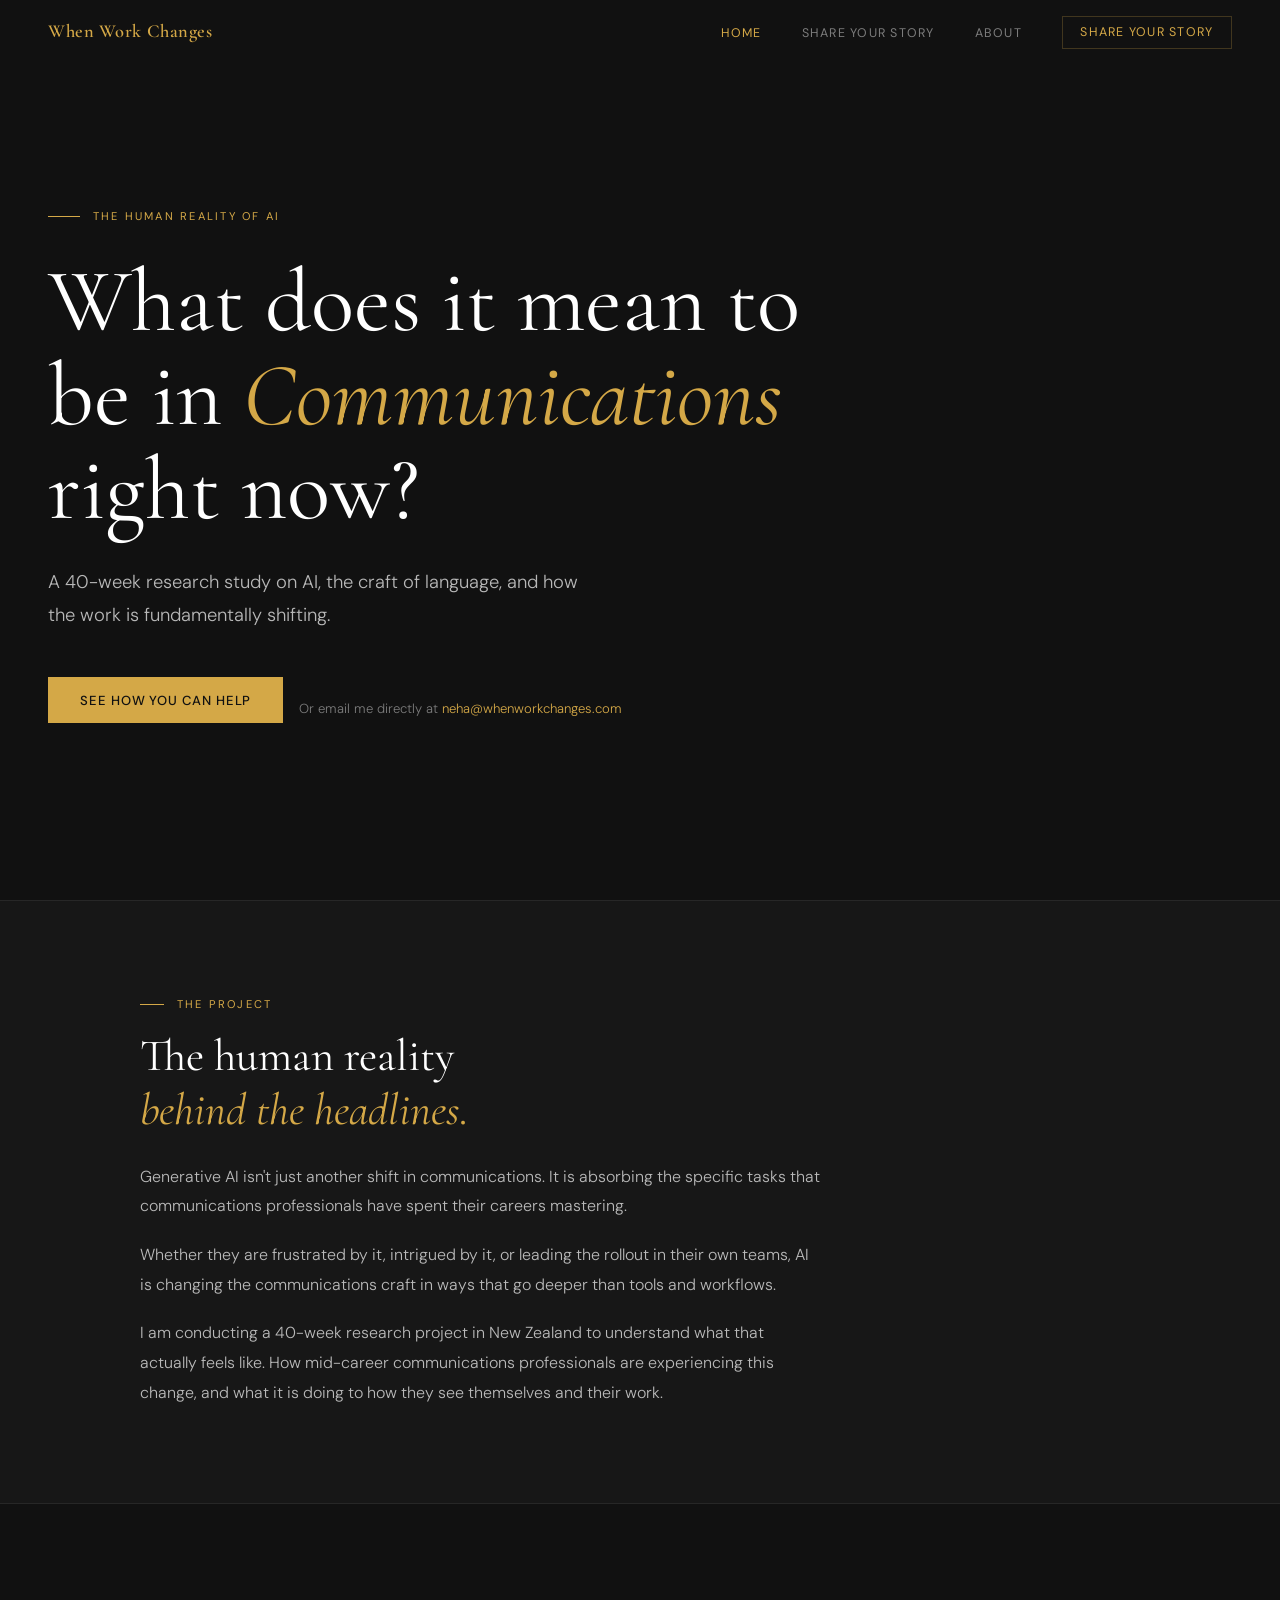
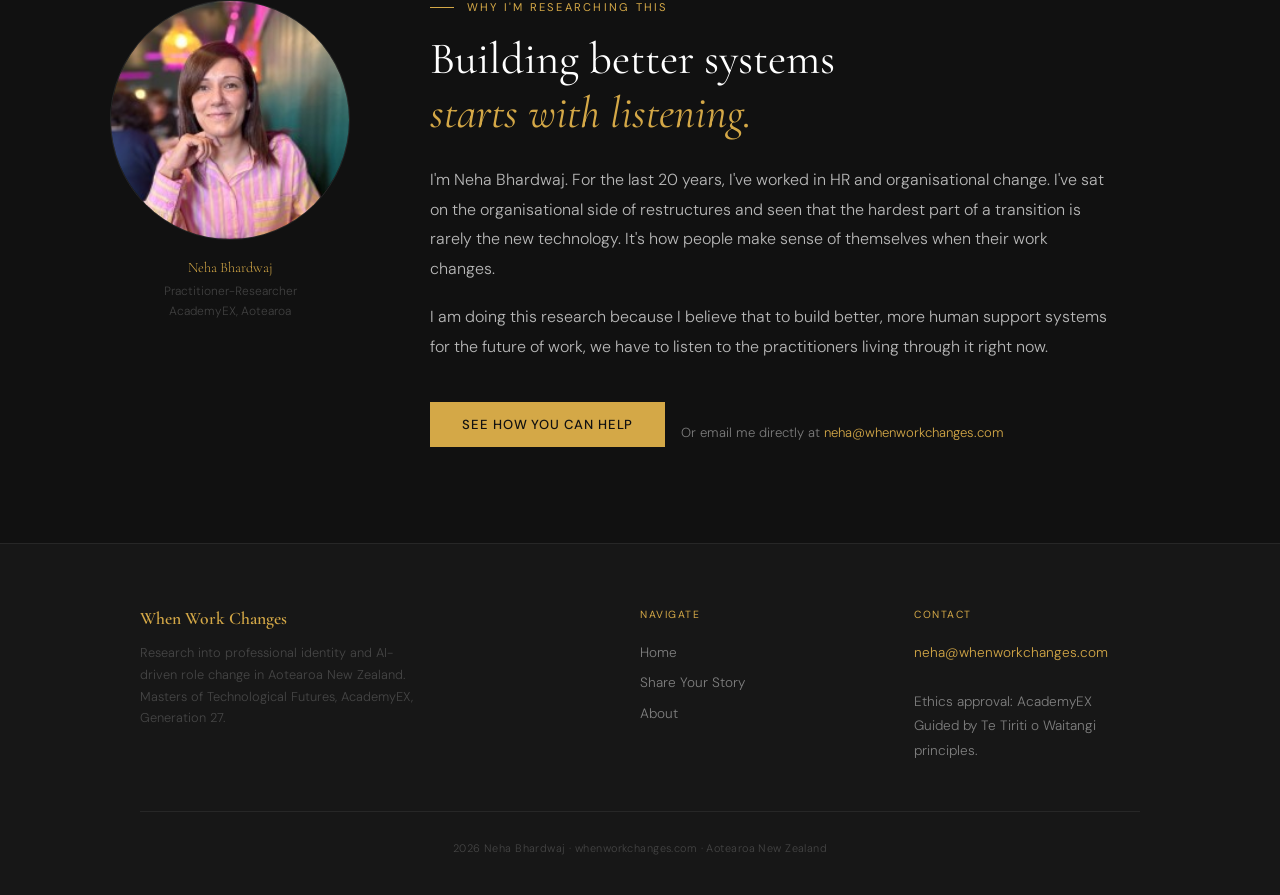
<file: index.html>
<!DOCTYPE html>
<html lang="en">
<head>
<meta charset="UTF-8">
<meta name="viewport" content="width=device-width, initial-scale=1.0">
<title>When Work Changes | AI and Communications in Aotearoa NZ</title>
<meta name="description" content="A 40-week research study on AI, the craft of language, and how communications work is fundamentally shifting in Aotearoa NZ.">
<link rel="preconnect" href="https://fonts.googleapis.com">
<link rel="preconnect" href="https://fonts.gstatic.com" crossorigin>
<link href="https://fonts.googleapis.com/css2?family=Cormorant+Garamond:ital,wght@0,400;0,600;1,400;1,600&family=DM+Sans:opsz,wght@9..40,300;9..40,400;9..40,500&display=swap" rel="stylesheet">
<link rel="stylesheet" href="css/style.css">
<style>
.hero{min-height:100vh;display:flex;align-items:center;padding:8rem 3rem 6rem;background:var(--black)}
.hero-content{max-width:820px;animation:fadeUp .9s ease .1s both}
.hero-eyebrow{font-size:.7rem;color:var(--gold);letter-spacing:.2em;text-transform:uppercase;font-weight:400;margin-bottom:2rem;display:flex;align-items:center;gap:.8rem}
.hero-eyebrow::before{content:'';display:block;width:32px;height:1px;background:var(--gold)}
.hero-headline{font-family:'Cormorant Garamond',serif;font-size:clamp(3rem,7vw,6.5rem);font-weight:400;line-height:1.05;color:var(--white);margin-bottom:.8rem}
.hero-headline em{color:var(--gold);font-style:italic}
.hero-sub{font-size:clamp(1rem,1.8vw,1.15rem);color:var(--w70);line-height:1.8;max-width:560px;margin:1.8rem 0 2.8rem;font-weight:300}
@media(max-width:768px){.hero{padding:7rem 1.5rem 5rem}}
</style>
</head>
<body>
<nav id="nav">
  <a href="index.html" class="nav-logo">When Work Changes</a>
  <ul class="nav-links">
    <li><a href="index.html" class="active">Home</a></li>
    <li><a href="share-your-story.html">Share Your Story</a></li>
    <li><a href="about.html">About</a></li>
    <li><a href="https://mail.google.com/mail/?view=cmhref="https://mail.google.com/mail/?view=cm&to=neha@whenworkchanges.com&su=I'd%20like%20to%20share%20my%20story&body=Hi%20Neha%2C%0A%0AI'd%20love%20to%20help%20with%20your%20research."to=neha@whenworkchanges.comhref="https://mail.google.com/mail/?view=cm&to=neha@whenworkchanges.com&su=I'd%20like%20to%20share%20my%20story&body=Hi%20Neha%2C%0A%0AI'd%20love%20to%20help%20with%20your%20research."su=I'd%20like%20to%20share%20my%20storyhref="https://mail.google.com/mail/?view=cm&to=neha@whenworkchanges.com&su=I'd%20like%20to%20share%20my%20story&body=Hi%20Neha%2C%0A%0AI'd%20love%20to%20help%20with%20your%20research."body=Hi%20Neha%2C%0A%0AI'd%20love%20to%20help%20with%20your%20research." target="_blank" rel="noopener" class="nav-cta">Share Your Story</a></li>
  </ul>
</nav>

<!-- HERO -->
<section class="hero">
  <div class="hero-content">
    <div class="hero-eyebrow">The Human Reality of AI</div>
    <h1 class="hero-headline">What does it mean to be in <em>Communications</em> right now?</h1>
    <p class="hero-sub">A 40-week research study on AI, the craft of language, and how the work is fundamentally shifting.</p>
    <div class="btn-row" style="margin-top:2.5rem">
      <a href="share-your-story.html" class="btn-gold">See how you can help</a>
      <p style="margin-top:1rem;font-size:.82rem;color:var(--w45);font-weight:300">Or email me directly at <a href="mailto:neha@whenworkchanges.com" style="color:var(--gold);text-decoration:none">neha@whenworkchanges.com</a></p>
    </div>
  </div>
</section>

<!-- THE PROJECT -->
<section class="section" style="background:var(--black-soft);border-top:1px solid var(--black-border);border-bottom:1px solid var(--black-border)">
  <div class="section-inner">
    <div class="section-label reveal">The Project</div>
    <h2 class="section-heading reveal">The human reality<br><em>behind the headlines.</em></h2>
    <p class="body-text reveal">Generative AI isn't just another shift in communications. It is absorbing the specific tasks that communications professionals have spent their careers mastering.</p>
    <p class="body-text reveal reveal-d1" style="margin-top:1.2rem">Whether they are frustrated by it, intrigued by it, or leading the rollout in their own teams, AI is changing the communications craft in ways that go deeper than tools and workflows.</p>
    <p class="body-text reveal reveal-d2" style="margin-top:1.2rem">I am conducting a 40-week research project in New Zealand to understand what that actually feels like. How mid-career communications professionals are experiencing this change, and what it is doing to how they see themselves and their work.</p>
  </div>
</section>

<!-- WHY I'M RESEARCHING THIS -->
<section class="section" style="background:var(--black)">
  <div class="section-inner" style="display:grid;grid-template-columns:240px 1fr;gap:5rem;align-items:start;max-width:1060px">
    <div class="reveal">
      <img src="[data-uri]" alt="Neha Bhardwaj" style="width:100%;aspect-ratio:1;border-radius:50%;object-fit:cover;object-position:center top;display:block;border:1px solid var(--black-border)">
      <div style="text-align:center;margin-top:1rem;font-size:.75rem;color:var(--w20);font-weight:300;line-height:1.6">
        <span style="font-family:'Cormorant Garamond',serif;color:var(--gold);font-size:.9rem;display:block;margin-bottom:.2rem">Neha Bhardwaj</span>
        Practitioner-Researcher<br>AcademyEX, Aotearoa
      </div>
    </div>
    <div>
      <div class="section-label reveal">Why I'm researching this</div>
      <h2 class="section-heading reveal">Building better systems<br><em>starts with listening.</em></h2>
      <p class="body-text reveal">I'm Neha Bhardwaj. For the last 20 years, I've worked in HR and organisational change. I've sat on the organisational side of restructures and seen that the hardest part of a transition is rarely the new technology. It's how people make sense of themselves when their work changes.</p>
      <p class="body-text reveal reveal-d1" style="margin-top:1.2rem">I am doing this research because I believe that to build better, more human support systems for the future of work, we have to listen to the practitioners living through it right now.</p>
      <div class="btn-row reveal" style="margin-top:2.5rem">
        <a href="share-your-story.html" class="btn-gold">See how you can help</a>
      <p style="margin-top:1rem;font-size:.82rem;color:var(--w45);font-weight:300">Or email me directly at <a href="mailto:neha@whenworkchanges.com" style="color:var(--gold);text-decoration:none">neha@whenworkchanges.com</a></p>
      </div>
    </div>
  </div>
</section>

<!-- FOOTER -->
<footer>
  <div class="footer-inner">
    <div>
      <a href="index.html" class="footer-logo">When Work Changes</a>
      <p class="footer-tag">Research into professional identity and AI-driven role change in Aotearoa New Zealand. Masters of Technological Futures, AcademyEX, Generation 27.</p>
    </div>
    <div>
      <div class="footer-col-title">Navigate</div>
      <ul class="footer-links">
        <li><a href="index.html">Home</a></li>
        <li><a href="share-your-story.html">Share Your Story</a></li>
        <li><a href="about.html">About</a></li>
      </ul>
    </div>
    <div>
      <div class="footer-col-title">Contact</div>
      <div class="footer-contact">
        <a href="https://mail.google.com/mail/?view=cmhref="https://mail.google.com/mail/?view=cm&to=neha@whenworkchanges.com&su=I'd%20like%20to%20share%20my%20story&body=Hi%20Neha%2C%0A%0AI'd%20love%20to%20help%20with%20your%20research."to=neha@whenworkchanges.comhref="https://mail.google.com/mail/?view=cm&to=neha@whenworkchanges.com&su=I'd%20like%20to%20share%20my%20story&body=Hi%20Neha%2C%0A%0AI'd%20love%20to%20help%20with%20your%20research."su=I'd%20like%20to%20share%20my%20storyhref="https://mail.google.com/mail/?view=cm&to=neha@whenworkchanges.com&su=I'd%20like%20to%20share%20my%20story&body=Hi%20Neha%2C%0A%0AI'd%20love%20to%20help%20with%20your%20research."body=Hi%20Neha%2C%0A%0AI'd%20love%20to%20help%20with%20your%20research." target="_blank" rel="noopener">neha@whenworkchanges.com</a><br><br>
        Ethics approval: AcademyEX<br>
        Guided by Te Tiriti o Waitangi principles.
      </div>
    </div>
  </div>
  <div class="footer-bottom">2026 Neha Bhardwaj &middot; whenworkchanges.com &middot; Aotearoa New Zealand</div>
</footer>
<script src="js/main.js"></script>
</body>
</html>
</file>
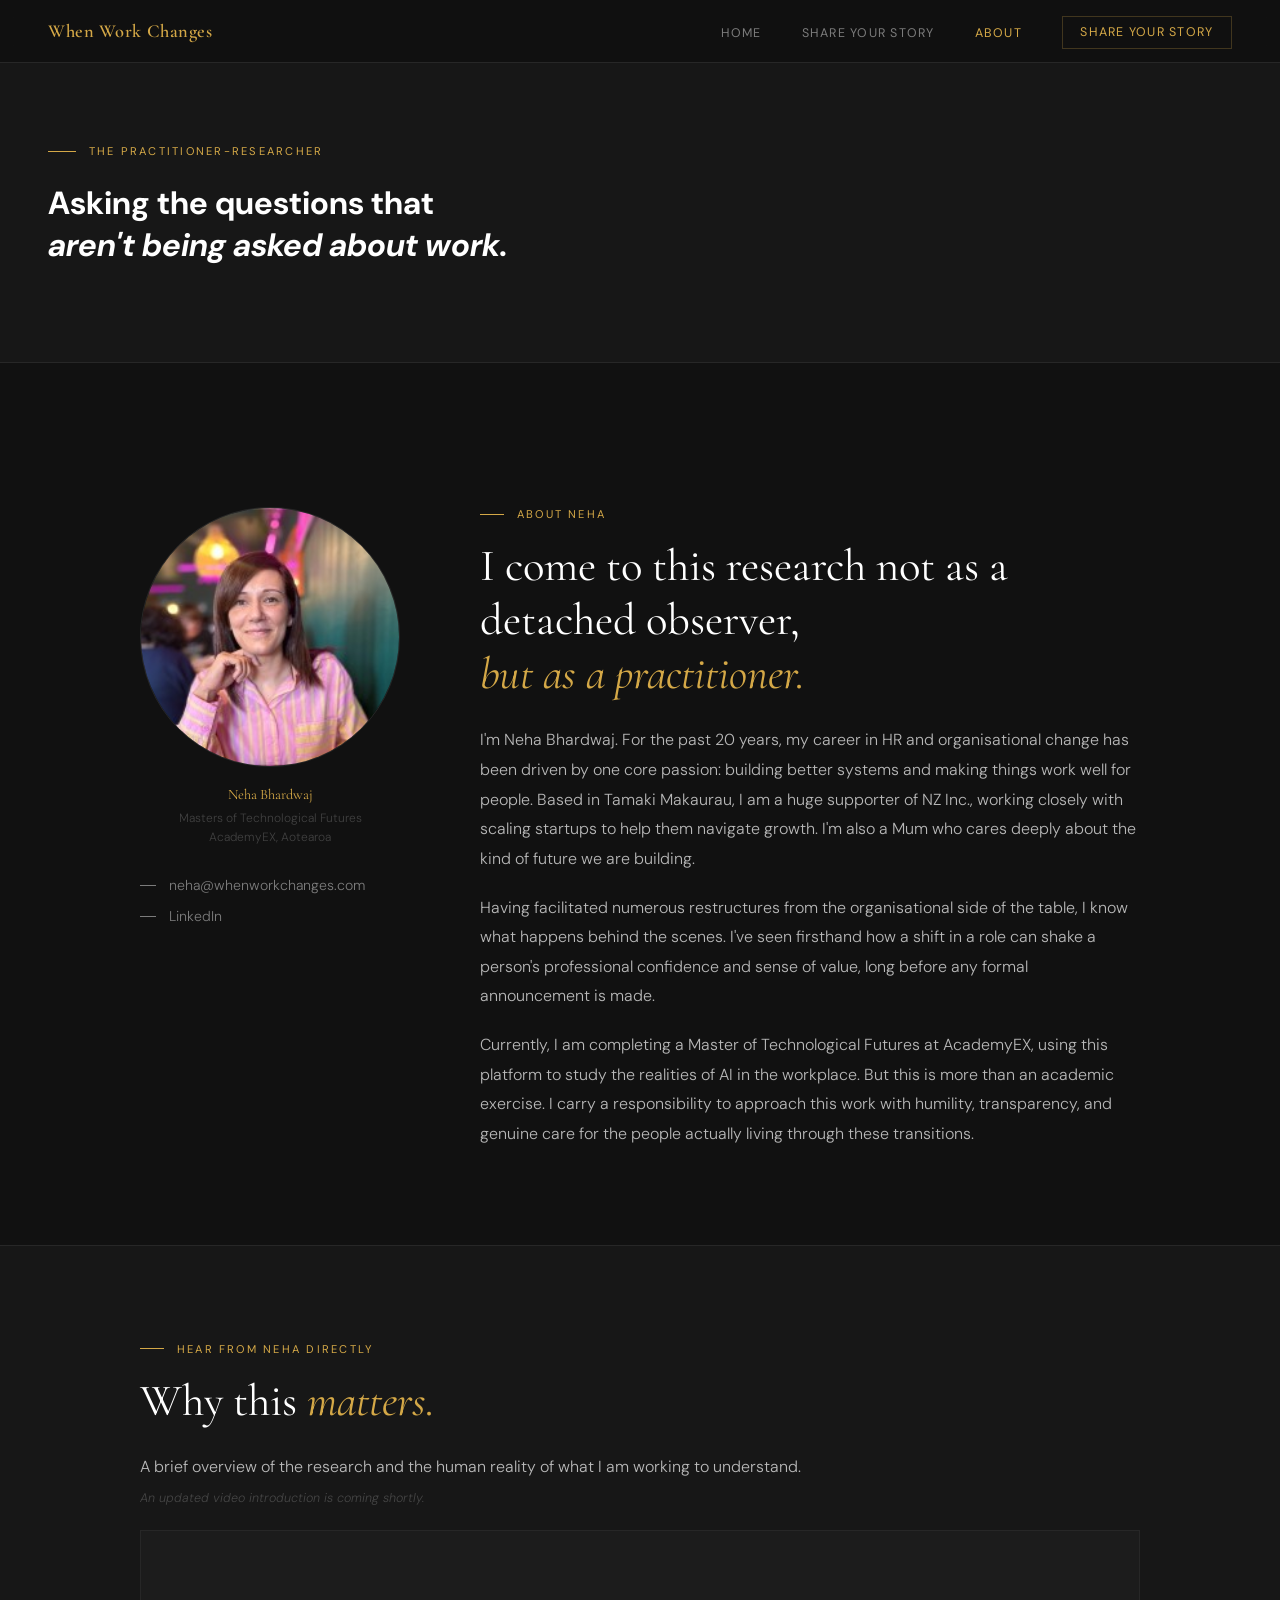
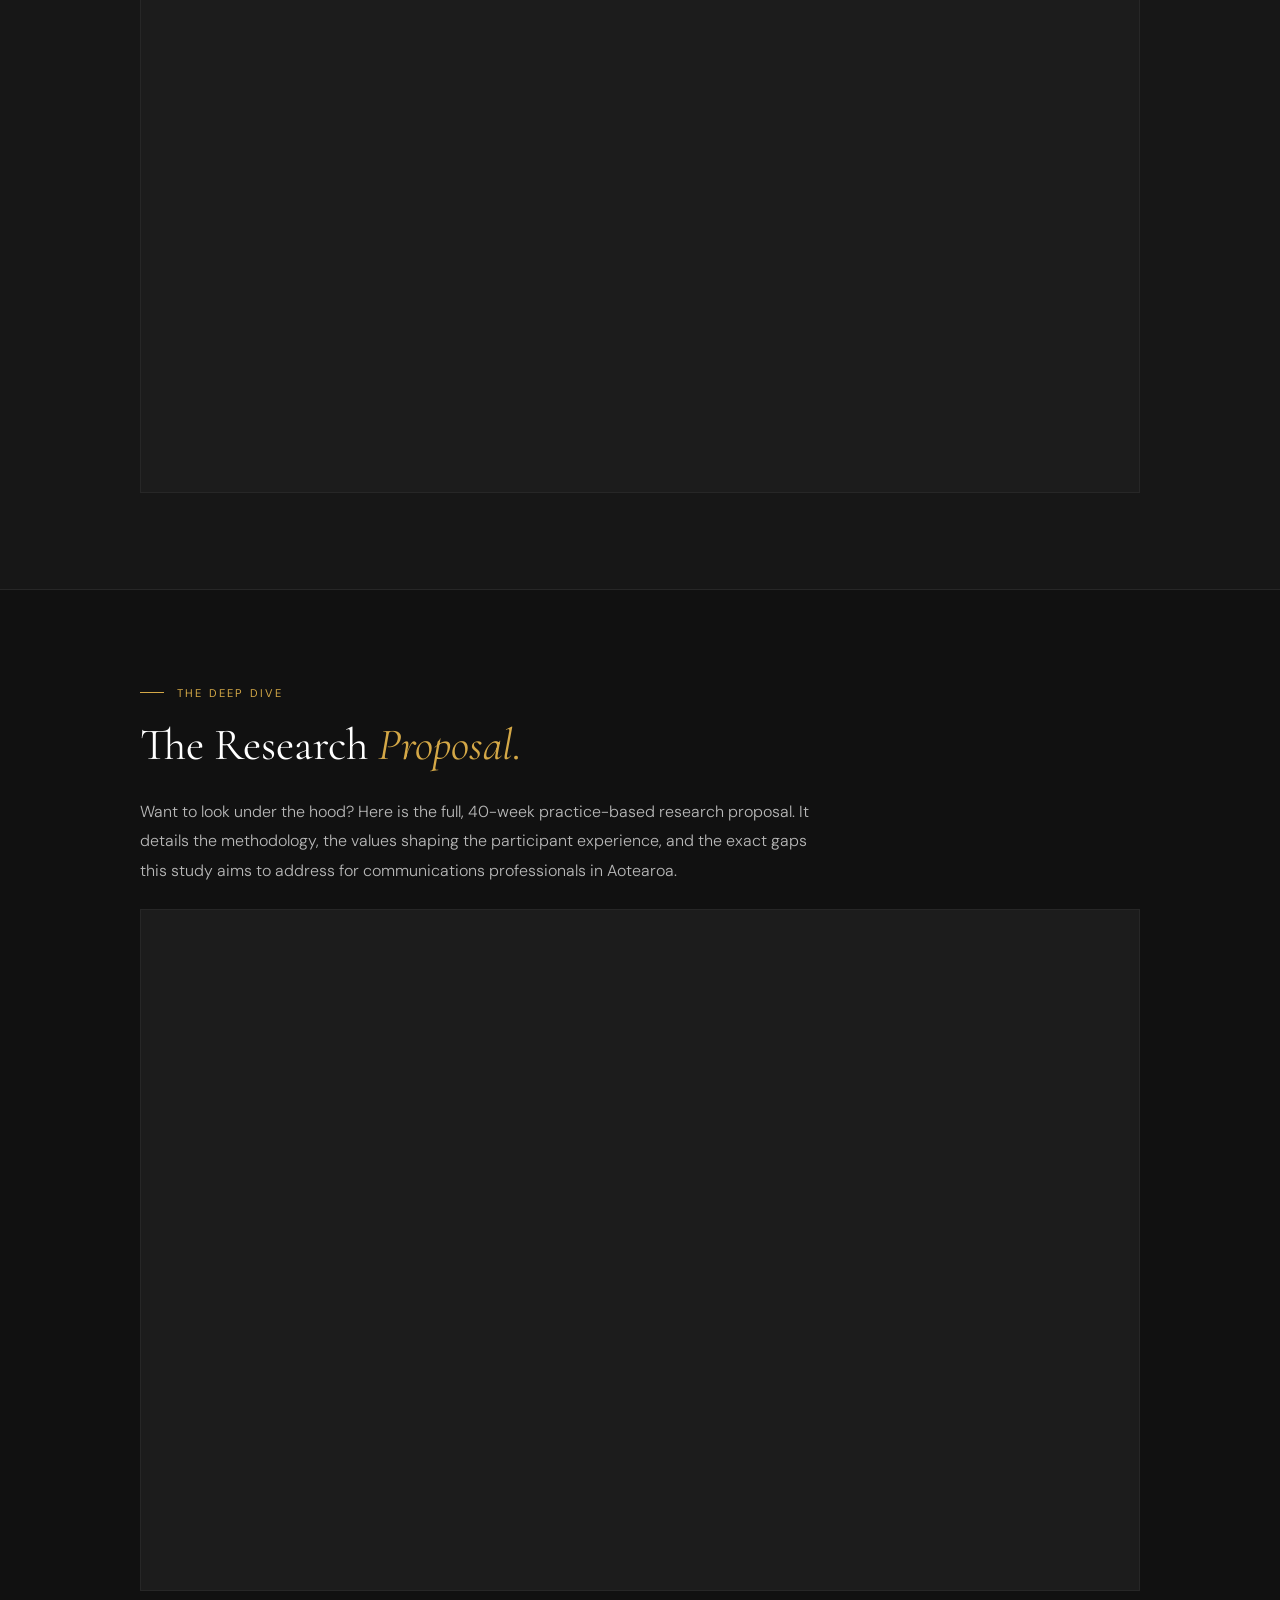
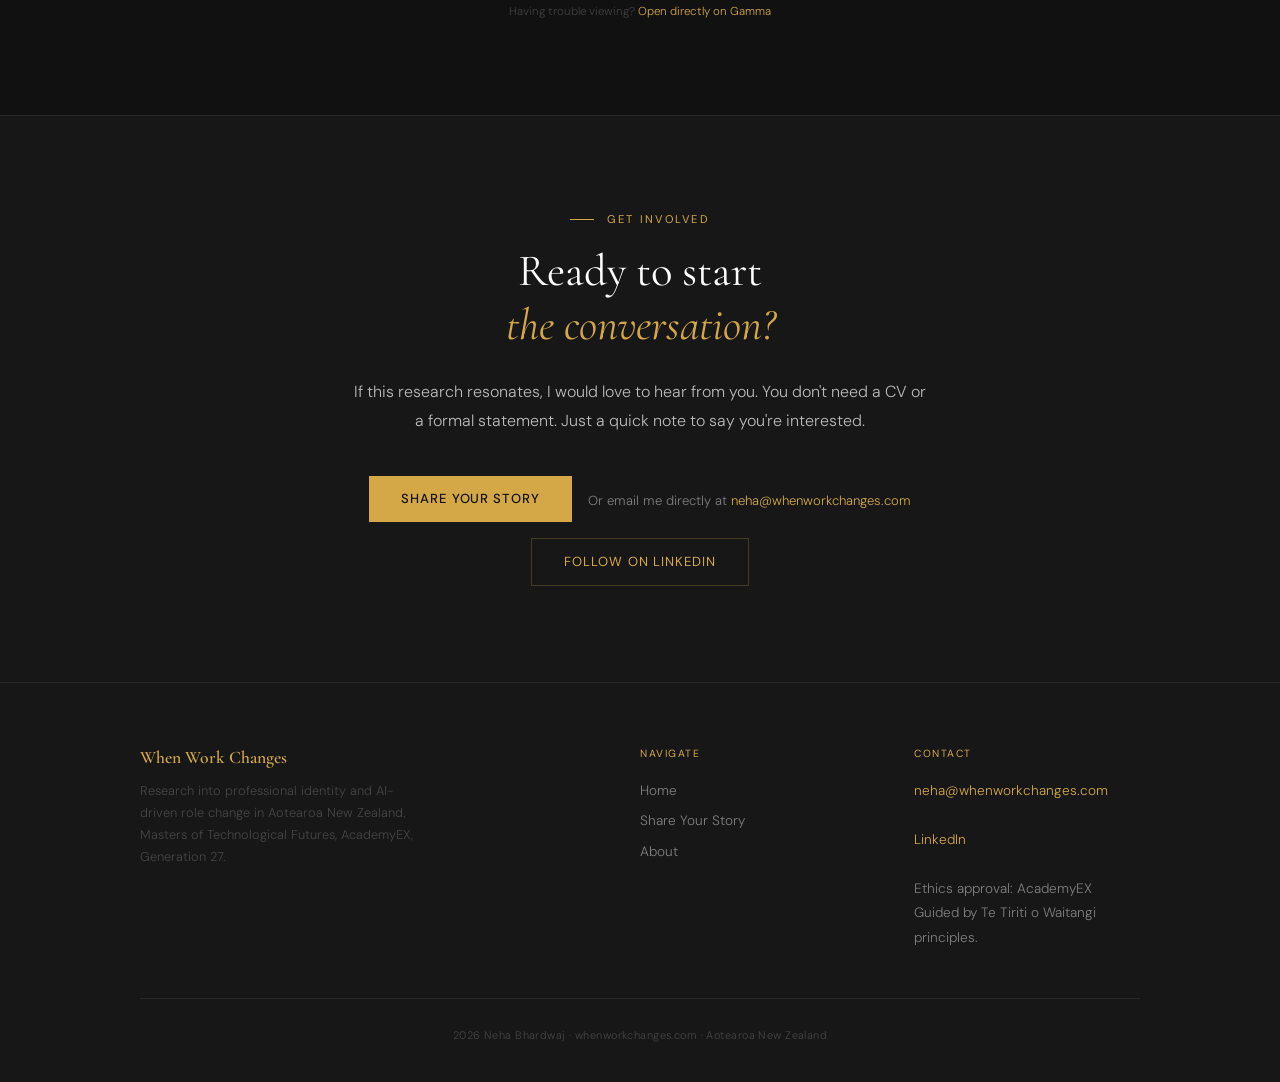
<file: about.html>
<!DOCTYPE html>
<html lang="en">
<head>
<meta charset="UTF-8">
<meta name="viewport" content="width=device-width, initial-scale=1.0">
<title>About Neha Bhardwaj | When Work Changes</title>
<meta name="description" content="Meet Neha Bhardwaj, practitioner-researcher exploring AI, identity and the future of work in Aotearoa NZ.">
<link rel="preconnect" href="https://fonts.googleapis.com">
<link rel="preconnect" href="https://fonts.gstatic.com" crossorigin>
<link href="https://fonts.googleapis.com/css2?family=Cormorant+Garamond:ital,wght@0,400;0,600;1,400;1,600&family=DM+Sans:opsz,wght@9..40,300;9..40,400;9..40,500&display=swap" rel="stylesheet">
<link rel="stylesheet" href="css/style.css">
<style>
.about-grid{display:grid;grid-template-columns:260px 1fr;gap:5rem;align-items:start;margin-top:3rem}
.about-photo{width:100%;aspect-ratio:1;border-radius:50%;object-fit:cover;object-position:center top;display:block;border:1px solid var(--black-border)}
.about-caption{text-align:center;margin-top:1rem;font-size:.75rem;color:var(--w20);font-weight:300;line-height:1.6}
.about-caption strong{font-family:'Cormorant Garamond',serif;color:var(--gold);font-weight:400;font-size:.9rem;display:block;margin-bottom:.2rem}
.connect-links{display:flex;flex-direction:column;gap:.8rem;margin-top:1.8rem}
.connect-link{display:inline-flex;align-items:center;gap:.8rem;color:var(--w45);text-decoration:none;font-size:.88rem;font-weight:300;transition:color .2s}
.connect-link:hover{color:var(--gold)}
.connect-link::before{content:'';display:block;width:16px;height:1px;background:currentColor}
.video-wrap{width:100%;aspect-ratio:16/9;background:var(--black-card);border:1px solid var(--black-border);overflow:hidden;margin-top:1.5rem}
.video-wrap iframe{width:100%;height:100%;border:none;display:block}
.gamma-wrap{width:100%;border:1px solid var(--black-border);background:var(--black-card);margin-top:1.5rem;overflow:hidden}
.gamma-wrap iframe{display:block;width:100%;height:680px;border:none}
.embed-note{font-size:.72rem;color:var(--w20);margin-top:.8rem;text-align:center;font-weight:300}
.embed-note a{color:var(--gold);text-decoration:none}
@media(max-width:768px){.about-grid{grid-template-columns:1fr;gap:3rem}.about-photo{max-width:200px;margin:0 auto}.gamma-wrap iframe{height:460px}}
</style>
</head>
<body>

<nav class="solid" id="nav">
  <a href="index.html" class="nav-logo">When Work Changes</a>
  <ul class="nav-links">
    <li><a href="index.html">Home</a></li>
    <li><a href="share-your-story.html">Share Your Story</a></li>
    <li><a href="about.html" class="active">About</a></li>
    <li><a href="https://mail.google.com/mail/?view=cmhref="https://mail.google.com/mail/?view=cm&to=neha@whenworkchanges.com&su=I'd%20like%20to%20share%20my%20story&body=Hi%20Neha%2C%0A%0AI'd%20love%20to%20help%20with%20your%20research."to=neha@whenworkchanges.comhref="https://mail.google.com/mail/?view=cm&to=neha@whenworkchanges.com&su=I'd%20like%20to%20share%20my%20story&body=Hi%20Neha%2C%0A%0AI'd%20love%20to%20help%20with%20your%20research."su=I'd%20like%20to%20share%20my%20storyhref="https://mail.google.com/mail/?view=cm&to=neha@whenworkchanges.com&su=I'd%20like%20to%20share%20my%20story&body=Hi%20Neha%2C%0A%0AI'd%20love%20to%20help%20with%20your%20research."body=Hi%20Neha%2C%0A%0AI'd%20love%20to%20help%20with%20your%20research." target="_blank" rel="noopener" class="nav-cta">Share Your Story</a></li>
  </ul>
</nav>

<div class="page-hero">
  <div class="page-hero-inner">
    <div class="page-label reveal">The Practitioner-Researcher</div>
    <h1 class="h-hero reveal">Asking the questions that<br><em>aren't being asked about work.</em></h1>
  </div>
</div>

<!-- BIO -->
<section class="section" style="background:var(--black)">
  <div class="section-inner">
    <div class="about-grid">
      <div class="reveal">
        <img src="[data-uri]" alt="Neha Bhardwaj" class="about-photo">
        <div class="about-caption">
          <strong>Neha Bhardwaj</strong>
          Masters of Technological Futures<br>AcademyEX, Aotearoa
        </div>
        <div class="connect-links">
          <a href="https://mail.google.com/mail/?view=cmhref="https://mail.google.com/mail/?view=cm&to=neha@whenworkchanges.com&su=I'd%20like%20to%20share%20my%20story&body=Hi%20Neha%2C%0A%0AI'd%20love%20to%20help%20with%20your%20research."to=neha@whenworkchanges.comhref="https://mail.google.com/mail/?view=cm&to=neha@whenworkchanges.com&su=I'd%20like%20to%20share%20my%20story&body=Hi%20Neha%2C%0A%0AI'd%20love%20to%20help%20with%20your%20research."su=I'd%20like%20to%20share%20my%20storyhref="https://mail.google.com/mail/?view=cm&to=neha@whenworkchanges.com&su=I'd%20like%20to%20share%20my%20story&body=Hi%20Neha%2C%0A%0AI'd%20love%20to%20help%20with%20your%20research."body=Hi%20Neha%2C%0A%0AI'd%20love%20to%20help%20with%20your%20research." target="_blank" rel="noopener" class="connect-link">neha@whenworkchanges.com</a>
          <a href="https://www.linkedin.com/in/nehabhardwaj8/" target="_blank" rel="noopener" class="connect-link">LinkedIn</a>
        </div>
      </div>
      <div>
        <div class="section-label reveal">About Neha</div>
        <h2 class="section-heading reveal">I come to this research not as a detached observer,<br><em>but as a practitioner.</em></h2>
        <p class="body-text reveal">I'm Neha Bhardwaj. For the past 20 years, my career in HR and organisational change has been driven by one core passion: building better systems and making things work well for people. Based in Tamaki Makaurau, I am a huge supporter of NZ Inc., working closely with scaling startups to help them navigate growth. I'm also a Mum who cares deeply about the kind of future we are building.</p>
        <p class="body-text reveal reveal-d1" style="margin-top:1.2rem">Having facilitated numerous restructures from the organisational side of the table, I know what happens behind the scenes. I've seen firsthand how a shift in a role can shake a person's professional confidence and sense of value, long before any formal announcement is made.</p>
        <p class="body-text reveal reveal-d2" style="margin-top:1.2rem">Currently, I am completing a Master of Technological Futures at AcademyEX, using this platform to study the realities of AI in the workplace. But this is more than an academic exercise. I carry a responsibility to approach this work with humility, transparency, and genuine care for the people actually living through these transitions.</p>
      </div>
    </div>
  </div>
</section>

<!-- VIDEO -->
<section class="section" style="background:var(--black-soft);border-top:1px solid var(--black-border);border-bottom:1px solid var(--black-border)">
  <div class="section-inner">
    <div class="section-label reveal">Hear from Neha directly</div>
    <h2 class="section-heading reveal">Why this <em>matters.</em></h2>
    <p class="body-text reveal">A brief overview of the research and the human reality of what I am working to understand.</p>
    <p style="font-size:.78rem;color:var(--w20);font-style:italic;font-weight:300;margin-top:.5rem" class="reveal">An updated video introduction is coming shortly.</p>
    <div class="video-wrap reveal">
      <iframe src="https://www.youtube.com/embed/1i79aQ5ZZts" title="When Work Changes - Neha Bhardwaj" allow="accelerometer; autoplay; clipboard-write; encrypted-media; gyroscope; picture-in-picture" allowfullscreen></iframe>
    </div>
  </div>
</section>

<!-- RESEARCH PROPOSAL -->
<section class="section" style="background:var(--black)">
  <div class="section-inner">
    <div class="section-label reveal">The Deep Dive</div>
    <h2 class="section-heading reveal">The Research <em>Proposal.</em></h2>
    <p class="body-text reveal">Want to look under the hood? Here is the full, 40-week practice-based research proposal. It details the methodology, the values shaping the participant experience, and the exact gaps this study aims to address for communications professionals in Aotearoa.</p>
    <div class="gamma-wrap reveal">
      <iframe src="https://gamma.app/embed/pzm99rw1ei0zgey" allow="fullscreen" title="Reinventing the Self: Research Proposal by Neha Bhardwaj"></iframe>
    </div>
    <p class="embed-note reveal">Having trouble viewing? <a href="https://gamma.app/docs/Summative-Assessment-3-Research-Proposal-pzm99rw1ei0zgey" target="_blank" rel="noopener">Open directly on Gamma</a></p>
  </div>
</section>

<!-- CTA -->
<section class="section" style="background:var(--black-soft);border-top:1px solid var(--black-border);text-align:center">
  <div class="section-inner" style="max-width:580px">
    <div class="section-label reveal" style="justify-content:center">Get Involved</div>
    <h2 class="section-heading reveal">Ready to start<br><em>the conversation?</em></h2>
    <p class="body-text reveal" style="margin:0 auto 2.5rem">If this research resonates, I would love to hear from you. You don't need a CV or a formal statement. Just a quick note to say you're interested.</p>
    <div style="display:flex;gap:1rem;justify-content:center;flex-wrap:wrap" class="reveal">
      <a href="https://mail.google.com/mail/?view=cmhref="https://mail.google.com/mail/?view=cm&to=neha@whenworkchanges.com&su=I'd%20like%20to%20share%20my%20story&body=Hi%20Neha%2C%0A%0AI'd%20love%20to%20help%20with%20your%20research."to=neha@whenworkchanges.comhref="https://mail.google.com/mail/?view=cm&to=neha@whenworkchanges.com&su=I'd%20like%20to%20share%20my%20story&body=Hi%20Neha%2C%0A%0AI'd%20love%20to%20help%20with%20your%20research."su=I'd%20like%20to%20share%20my%20storyhref="https://mail.google.com/mail/?view=cm&to=neha@whenworkchanges.com&su=I'd%20like%20to%20share%20my%20story&body=Hi%20Neha%2C%0A%0AI'd%20love%20to%20help%20with%20your%20research."body=Hi%20Neha%2C%0A%0AI'd%20love%20to%20help%20with%20your%20research." target="_blank" rel="noopener" class="btn-gold">Share Your Story</a>
      <p style="margin-top:1rem;font-size:.82rem;color:var(--w45);font-weight:300">Or email me directly at <a href="mailto:neha@whenworkchanges.com" style="color:var(--gold);text-decoration:none">neha@whenworkchanges.com</a></p>
      
      <a href="https://www.linkedin.com/in/nehabhardwaj8/" target="_blank" rel="noopener" class="btn-ghost">Follow on LinkedIn</a>
    </div>
  </div>
</section>

<footer>
  <div class="footer-inner">
    <div>
      <a href="index.html" class="footer-logo">When Work Changes</a>
      <p class="footer-tag">Research into professional identity and AI-driven role change in Aotearoa New Zealand. Masters of Technological Futures, AcademyEX, Generation 27.</p>
    </div>
    <div>
      <div class="footer-col-title">Navigate</div>
      <ul class="footer-links">
        <li><a href="index.html">Home</a></li>
        <li><a href="share-your-story.html">Share Your Story</a></li>
        <li><a href="about.html">About</a></li>
      </ul>
    </div>
    <div>
      <div class="footer-col-title">Contact</div>
      <div class="footer-contact">
        <a href="https://mail.google.com/mail/?view=cmhref="https://mail.google.com/mail/?view=cm&to=neha@whenworkchanges.com&su=I'd%20like%20to%20share%20my%20story&body=Hi%20Neha%2C%0A%0AI'd%20love%20to%20help%20with%20your%20research."to=neha@whenworkchanges.comhref="https://mail.google.com/mail/?view=cm&to=neha@whenworkchanges.com&su=I'd%20like%20to%20share%20my%20story&body=Hi%20Neha%2C%0A%0AI'd%20love%20to%20help%20with%20your%20research."su=I'd%20like%20to%20share%20my%20storyhref="https://mail.google.com/mail/?view=cm&to=neha@whenworkchanges.com&su=I'd%20like%20to%20share%20my%20story&body=Hi%20Neha%2C%0A%0AI'd%20love%20to%20help%20with%20your%20research."body=Hi%20Neha%2C%0A%0AI'd%20love%20to%20help%20with%20your%20research." target="_blank" rel="noopener">neha@whenworkchanges.com</a><br><br>
        <a href="https://www.linkedin.com/in/nehabhardwaj8/" target="_blank" rel="noopener">LinkedIn</a><br><br>
        Ethics approval: AcademyEX<br>
        Guided by Te Tiriti o Waitangi principles.
      </div>
    </div>
  </div>
  <div class="footer-bottom">2026 Neha Bhardwaj &middot; whenworkchanges.com &middot; Aotearoa New Zealand</div>
</footer>
<script src="js/main.js"></script>
</body>
</html>
</file>
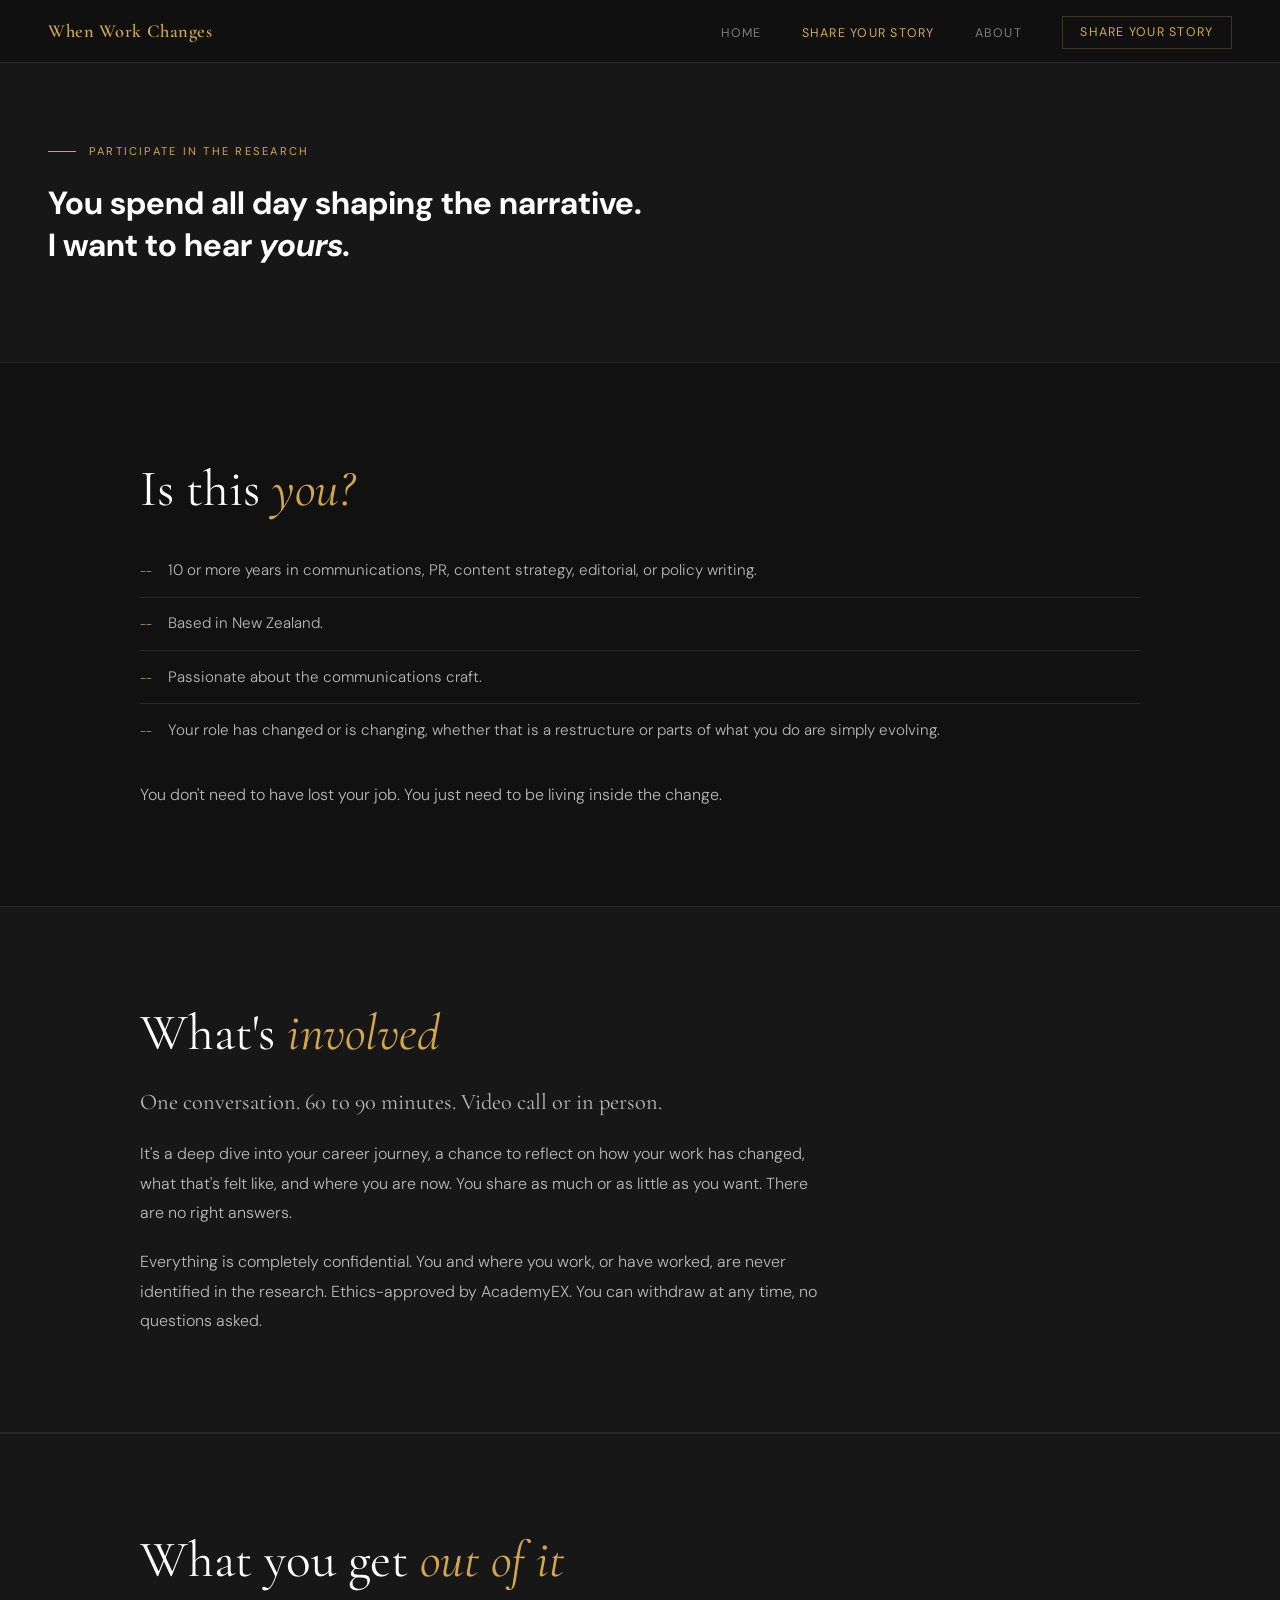
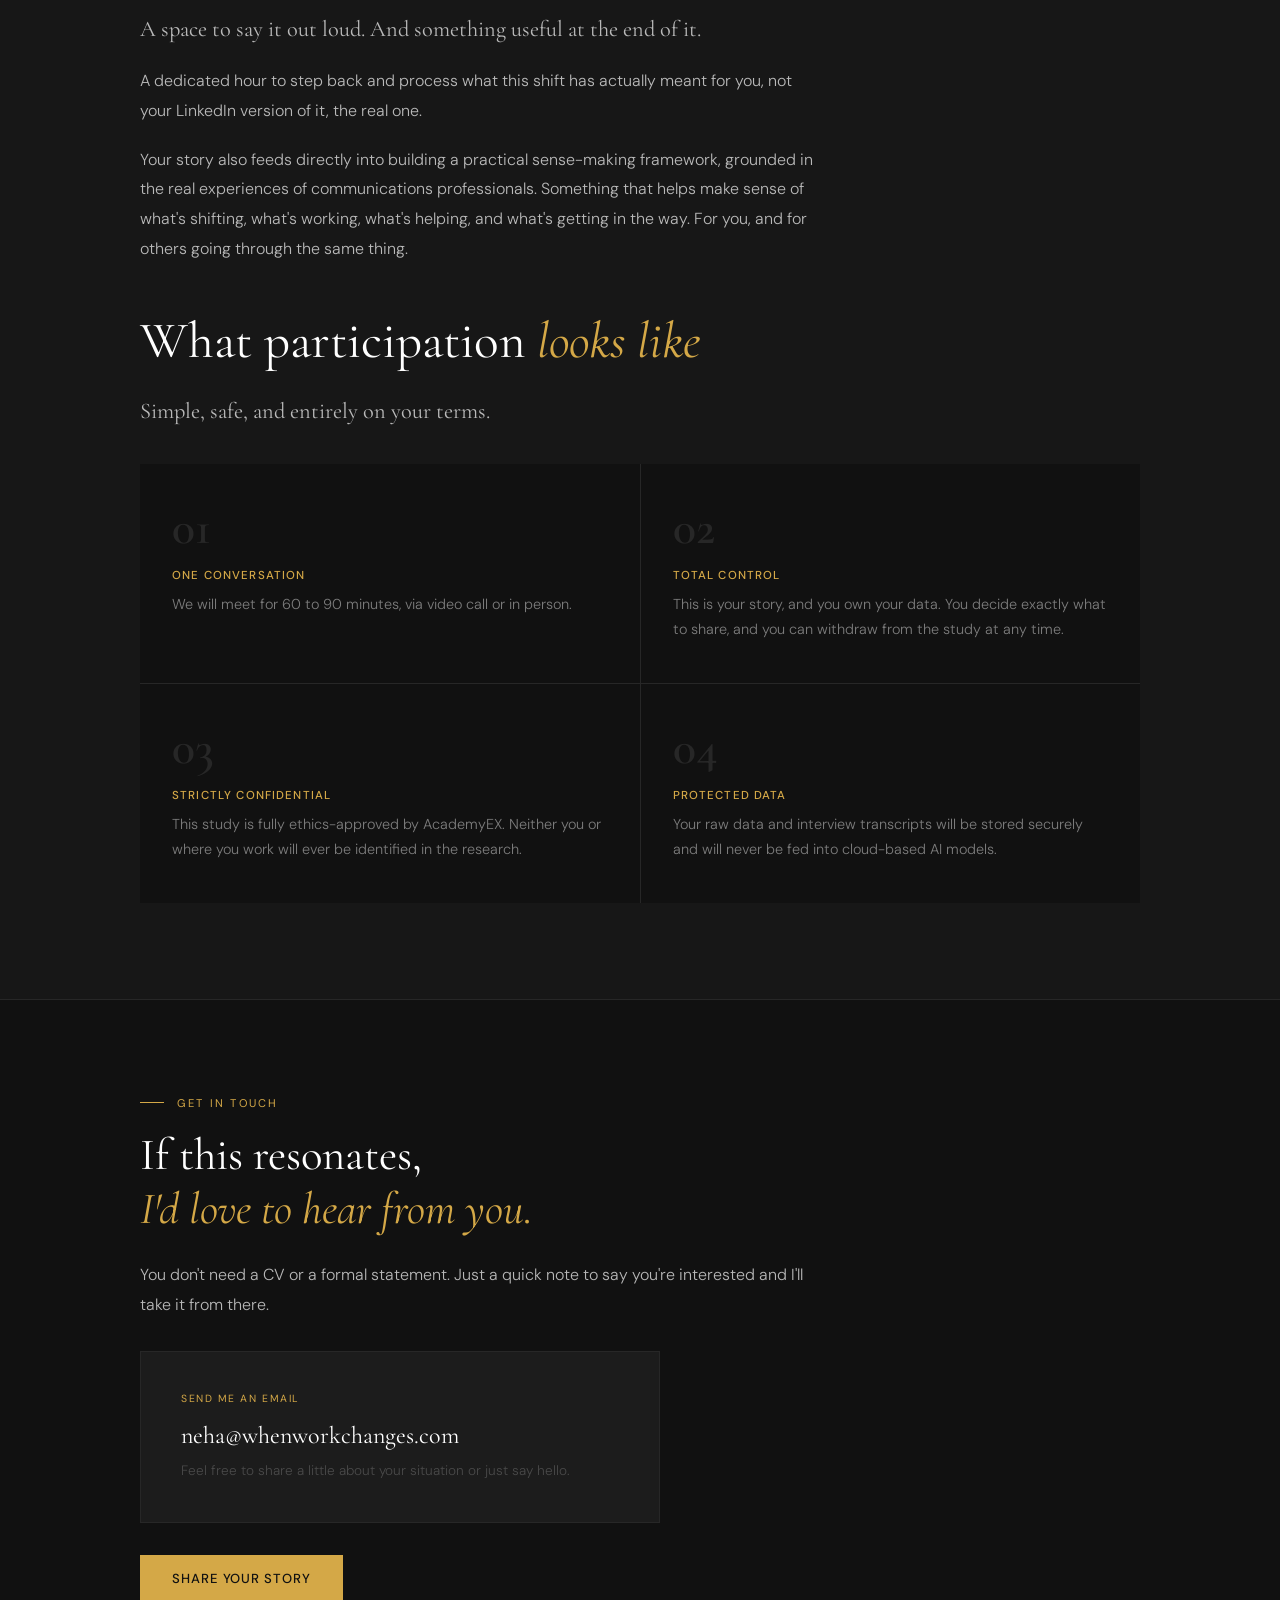
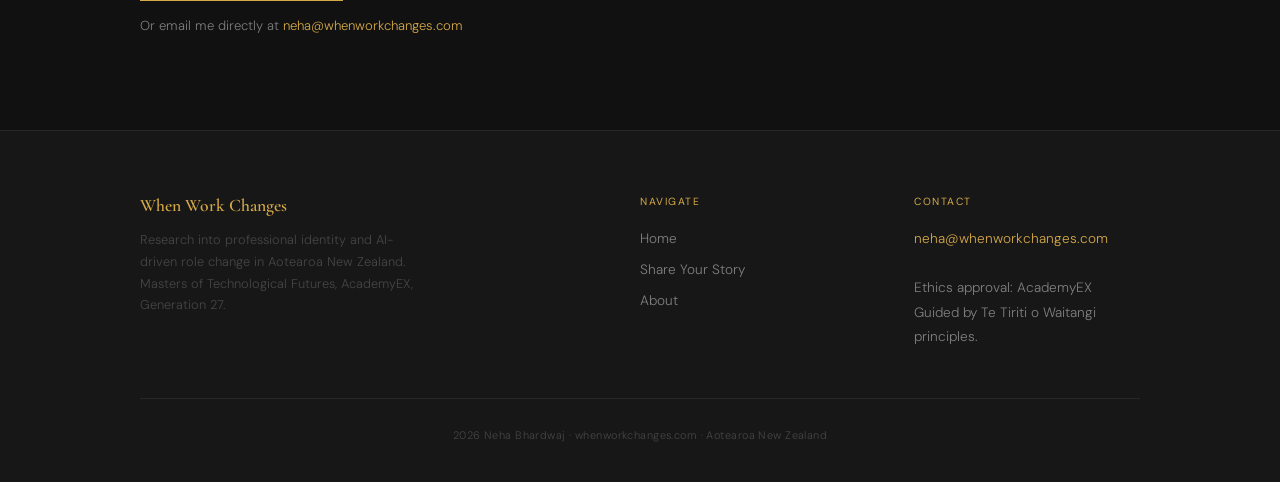
<file: share-your-story.html>
<!DOCTYPE html>
<html lang="en">
<head>
<meta charset="UTF-8">
<meta name="viewport" content="width=device-width, initial-scale=1.0">
<title>Share Your Story | When Work Changes</title>
<meta name="description" content="Are you a mid-career communications professional in Aotearoa navigating AI-driven role change? Share your story for a confidential research study.">
<link rel="preconnect" href="https://fonts.googleapis.com">
<link rel="preconnect" href="https://fonts.gstatic.com" crossorigin>
<link href="https://fonts.googleapis.com/css2?family=Cormorant+Garamond:ital,wght@0,400;0,600;1,400;1,600&family=DM+Sans:opsz,wght@9..40,300;9..40,400;9..40,500&display=swap" rel="stylesheet">
<link rel="stylesheet" href="css/style.css">
<style>
.two-col{display:grid;grid-template-columns:1fr 1fr;gap:4rem;align-items:start}
.benefit{padding:1.8rem 0;border-bottom:1px solid var(--black-border)}
.benefit:last-child{border-bottom:none}
.benefit-title{font-size:.72rem;color:var(--gold);font-weight:500;letter-spacing:.1em;text-transform:uppercase;margin-bottom:.6rem}
.benefit-body{font-size:.95rem;color:var(--w70);line-height:1.8;font-weight:300;max-width:50ch}
.criteria-list{list-style:none;margin-top:1rem}
.criteria-list li{font-size:.95rem;color:var(--w70);line-height:1.75;font-weight:300;padding:.8rem 0;border-bottom:1px solid var(--black-border);display:flex;gap:1rem;align-items:baseline}
.criteria-list li:last-child{border-bottom:none}
.criteria-list li::before{content:'--';color:var(--gold);flex-shrink:0;font-size:.75rem}
.p-grid{display:grid;grid-template-columns:1fr 1fr;gap:1px;background:var(--black-border);margin-top:2.5rem}
.p-card{background:var(--black);padding:2.5rem 2rem;transition:background .2s}
.p-card:hover{background:var(--black-card)}
.p-num{font-family:'Cormorant Garamond',serif;font-size:3rem;color:var(--black-border);font-weight:600;line-height:1;margin-bottom:1rem;transition:color .2s}
.p-card:hover .p-num{color:var(--gold-dim)}
.p-title{font-size:.72rem;color:var(--gold);font-weight:500;letter-spacing:.1em;text-transform:uppercase;margin-bottom:.6rem}
.p-body{font-size:.9rem;color:var(--w45);line-height:1.75;font-weight:300}
.contact-block{border:1px solid var(--black-border);padding:2.5rem;margin-top:2rem;background:var(--black-card);max-width:520px}
.contact-label{font-size:.65rem;color:var(--gold);letter-spacing:.15em;text-transform:uppercase;margin-bottom:1rem;font-weight:400}
.contact-email{font-family:'Cormorant Garamond',serif;font-size:1.5rem;color:var(--white);text-decoration:none;display:block;margin-bottom:.6rem;transition:color .2s}
.contact-email:hover{color:var(--gold)}
.contact-note{font-size:.85rem;color:var(--w20);line-height:1.65;font-weight:300}
@media(max-width:768px){.two-col{grid-template-columns:1fr;gap:3rem}.p-grid{grid-template-columns:1fr}}
</style>
</head>
<body>

<nav class="solid" id="nav">
  <a href="index.html" class="nav-logo">When Work Changes</a>
  <ul class="nav-links">
    <li><a href="index.html">Home</a></li>
    <li><a href="share-your-story.html" class="active">Share Your Story</a></li>
    <li><a href="about.html">About</a></li>
    <li><a href="https://mail.google.com/mail/?view=cmhref="https://mail.google.com/mail/?view=cm&to=neha@whenworkchanges.com&su=I'd%20like%20to%20share%20my%20story&body=Hi%20Neha%2C%0A%0AI'd%20love%20to%20help%20with%20your%20research."to=neha@whenworkchanges.comhref="https://mail.google.com/mail/?view=cm&to=neha@whenworkchanges.com&su=I'd%20like%20to%20share%20my%20story&body=Hi%20Neha%2C%0A%0AI'd%20love%20to%20help%20with%20your%20research."su=I'd%20like%20to%20share%20my%20storyhref="https://mail.google.com/mail/?view=cm&to=neha@whenworkchanges.com&su=I'd%20like%20to%20share%20my%20story&body=Hi%20Neha%2C%0A%0AI'd%20love%20to%20help%20with%20your%20research."body=Hi%20Neha%2C%0A%0AI'd%20love%20to%20help%20with%20your%20research." target="_blank" rel="noopener" class="nav-cta">Share Your Story</a></li>
  </ul>
</nav>

<div class="page-hero">
  <div class="page-hero-inner">
    <div class="page-label reveal">Participate in the research</div>
    <h1 class="h-hero reveal">You spend all day shaping the narrative.<br>I want to hear <em>yours.</em></h1>
  </div>
</div>

<!-- IS THIS YOU -->
<section class="section" style="background:var(--black)">
  <div class="section-inner">
    <h2 class="section-heading reveal" style="font-size:clamp(2rem,4vw,3.2rem)">Is this <em>you?</em></h2>
    <ul class="criteria-list reveal" style="margin-top:1.5rem">
      <li>10 or more years in communications, PR, content strategy, editorial, or policy writing.</li>
      <li>Based in New Zealand.</li>
      <li>Passionate about the communications craft.</li>
      <li>Your role has changed or is changing, whether that is a restructure or parts of what you do are simply evolving.</li>
    </ul>
    <p class="body-text reveal" style="margin-top:1.5rem">You don't need to have lost your job. You just need to be living inside the change.</p>
  </div>
</section>

<!-- WHAT'S INVOLVED -->
<section class="section" style="background:var(--black-soft);border-top:1px solid var(--black-border);border-bottom:1px solid var(--black-border)">
  <div class="section-inner">
    <h2 class="section-heading reveal" style="font-size:clamp(2rem,4vw,3.2rem)">What's <em>involved</em></h2>
    <h3 style="font-family:'Cormorant Garamond',serif;font-size:1.4rem;font-weight:400;color:var(--w70);margin-top:.5rem;margin-bottom:1.5rem">One conversation. 60 to 90 minutes. Video call or in person.</h3>
    <p class="body-text reveal">It's a deep dive into your career journey, a chance to reflect on how your work has changed, what that's felt like, and where you are now. You share as much or as little as you want. There are no right answers.</p>
    <p class="body-text reveal reveal-d1" style="margin-top:1.2rem">Everything is completely confidential. You and where you work, or have worked, are never identified in the research. Ethics-approved by AcademyEX. You can withdraw at any time, no questions asked.</p>
  </div>
</section>

<!-- PARTICIPATION -->
<section class="section" style="background:var(--black-soft);border-top:1px solid var(--black-border);border-bottom:1px solid var(--black-border)">
  <div class="section-inner">
    <h2 class="section-heading reveal" style="font-size:clamp(2rem,4vw,3.2rem)">What you get <em>out of it</em></h2>
    <h3 style="font-family:'Cormorant Garamond',serif;font-size:1.4rem;font-weight:400;color:var(--w70);margin-top:.5rem;margin-bottom:1.5rem">A space to say it out loud. And something useful at the end of it.</h3>
    <p class="body-text reveal">A dedicated hour to step back and process what this shift has actually meant for you, not your LinkedIn version of it, the real one.</p>
    <p class="body-text reveal reveal-d1" style="margin-top:1.2rem">Your story also feeds directly into building a practical sense-making framework, grounded in the real experiences of communications professionals. Something that helps make sense of what's shifting, what's working, what's helping, and what's getting in the way. For you, and for others going through the same thing.</p>
    <h2 class="section-heading reveal" style="font-size:clamp(2rem,4vw,3.2rem);margin-top:3rem">What participation <em>looks like</em></h2>
    <h3 style="font-family:'Cormorant Garamond',serif;font-size:1.4rem;font-weight:400;color:var(--w70);margin-top:.5rem;margin-bottom:1.5rem">Simple, safe, and entirely on your terms.</h3>
    <div class="p-grid reveal">
      <div class="p-card">
        <div class="p-num">01</div>
        <div class="p-title">One conversation</div>
        <div class="p-body">We will meet for 60 to 90 minutes, via video call or in person.</div>
      </div>
      <div class="p-card">
        <div class="p-num">02</div>
        <div class="p-title">Total control</div>
        <div class="p-body">This is your story, and you own your data. You decide exactly what to share, and you can withdraw from the study at any time.</div>
      </div>
      <div class="p-card">
        <div class="p-num">03</div>
        <div class="p-title">Strictly confidential</div>
        <div class="p-body">This study is fully ethics-approved by AcademyEX. Neither you or where you work will ever be identified in the research.</div>
      </div>
      <div class="p-card">
        <div class="p-num">04</div>
        <div class="p-title">Protected data</div>
        <div class="p-body">Your raw data and interview transcripts will be stored securely and will never be fed into cloud-based AI models.</div>
      </div>
    </div>
  </div>
</section>

<!-- CONTACT -->
<section class="section" style="background:var(--black)" id="contact">
  <div class="section-inner">
    <div class="section-label reveal">Get in touch</div>
    <h2 class="section-heading reveal">If this resonates,<br><em>I'd love to hear from you.</em></h2>
    <p class="body-text reveal">You don't need a CV or a formal statement. Just a quick note to say you're interested and I'll take it from there.</p>
    <div class="contact-block reveal">
      <div class="contact-label">Send me an email</div>
      <a href="https://mail.google.com/mail/?view=cmhref="https://mail.google.com/mail/?view=cm&to=neha@whenworkchanges.com&su=I'd%20like%20to%20share%20my%20story&body=Hi%20Neha%2C%0A%0AI'd%20love%20to%20help%20with%20your%20research."to=neha@whenworkchanges.comhref="https://mail.google.com/mail/?view=cm&to=neha@whenworkchanges.com&su=I'd%20like%20to%20share%20my%20story&body=Hi%20Neha%2C%0A%0AI'd%20love%20to%20help%20with%20your%20research."su=I'd%20like%20to%20share%20my%20storyhref="https://mail.google.com/mail/?view=cm&to=neha@whenworkchanges.com&su=I'd%20like%20to%20share%20my%20story&body=Hi%20Neha%2C%0A%0AI'd%20love%20to%20help%20with%20your%20research."body=Hi%20Neha%2C%0A%0AI'd%20love%20to%20help%20with%20your%20research." target="_blank" rel="noopener" class="contact-email">neha@whenworkchanges.com</a>
      <p class="contact-note">Feel free to share a little about your situation or just say hello.</p>
    </div>
    <div style="margin-top:2rem" class="reveal">
      <a href="https://mail.google.com/mail/?view=cmhref="https://mail.google.com/mail/?view=cm&to=neha@whenworkchanges.com&su=I'd%20like%20to%20share%20my%20story&body=Hi%20Neha%2C%0A%0AI'd%20love%20to%20help%20with%20your%20research."to=neha@whenworkchanges.comhref="https://mail.google.com/mail/?view=cm&to=neha@whenworkchanges.com&su=I'd%20like%20to%20share%20my%20story&body=Hi%20Neha%2C%0A%0AI'd%20love%20to%20help%20with%20your%20research."su=I'd%20like%20to%20share%20my%20storyhref="https://mail.google.com/mail/?view=cm&to=neha@whenworkchanges.com&su=I'd%20like%20to%20share%20my%20story&body=Hi%20Neha%2C%0A%0AI'd%20love%20to%20help%20with%20your%20research."body=Hi%20Neha%2C%0A%0AI'd%20love%20to%20help%20with%20your%20research." target="_blank" rel="noopener" class="btn-gold">Share Your Story</a>
      <p style="margin-top:1rem;font-size:.82rem;color:var(--w45);font-weight:300">Or email me directly at <a href="mailto:neha@whenworkchanges.com" style="color:var(--gold);text-decoration:none">neha@whenworkchanges.com</a></p>
      
    </div>
  </div>
</section>

<footer>
  <div class="footer-inner">
    <div>
      <a href="index.html" class="footer-logo">When Work Changes</a>
      <p class="footer-tag">Research into professional identity and AI-driven role change in Aotearoa New Zealand. Masters of Technological Futures, AcademyEX, Generation 27.</p>
    </div>
    <div>
      <div class="footer-col-title">Navigate</div>
      <ul class="footer-links">
        <li><a href="index.html">Home</a></li>
        <li><a href="share-your-story.html">Share Your Story</a></li>
        <li><a href="about.html">About</a></li>
      </ul>
    </div>
    <div>
      <div class="footer-col-title">Contact</div>
      <div class="footer-contact">
        <a href="https://mail.google.com/mail/?view=cmhref="https://mail.google.com/mail/?view=cm&to=neha@whenworkchanges.com&su=I'd%20like%20to%20share%20my%20story&body=Hi%20Neha%2C%0A%0AI'd%20love%20to%20help%20with%20your%20research."to=neha@whenworkchanges.comhref="https://mail.google.com/mail/?view=cm&to=neha@whenworkchanges.com&su=I'd%20like%20to%20share%20my%20story&body=Hi%20Neha%2C%0A%0AI'd%20love%20to%20help%20with%20your%20research."su=I'd%20like%20to%20share%20my%20storyhref="https://mail.google.com/mail/?view=cm&to=neha@whenworkchanges.com&su=I'd%20like%20to%20share%20my%20story&body=Hi%20Neha%2C%0A%0AI'd%20love%20to%20help%20with%20your%20research."body=Hi%20Neha%2C%0A%0AI'd%20love%20to%20help%20with%20your%20research." target="_blank" rel="noopener">neha@whenworkchanges.com</a><br><br>
        Ethics approval: AcademyEX<br>
        Guided by Te Tiriti o Waitangi principles.
      </div>
    </div>
  </div>
  <div class="footer-bottom">2026 Neha Bhardwaj &middot; whenworkchanges.com &middot; Aotearoa New Zealand</div>
</footer>
<script src="js/main.js"></script>
</body>
</html>
</file>
<file: css/style.css>
:root {
  --black: #111111;
  --black-soft: #171717;
  --black-card: #1c1c1c;
  --black-border: #272727;
  --gold: #D4A847;
  --gold-dim: #a07d2a;
  --gold-pale: rgba(212,168,71,0.06);
  --gold-line: rgba(212,168,71,0.25);
  --white: #ffffff;
  --w70: rgba(255,255,255,0.7);
  --w45: rgba(255,255,255,0.45);
  --w20: rgba(255,255,255,0.2);
  --w08: rgba(255,255,255,0.08);
}
*,*::before,*::after{box-sizing:border-box;margin:0;padding:0}
html{scroll-behavior:smooth}
body{font-family:'DM Sans',sans-serif;background:var(--black);color:var(--white);overflow-x:hidden;-webkit-font-smoothing:antialiased}

/* NAV */
nav{position:fixed;top:0;left:0;right:0;z-index:100;display:flex;justify-content:space-between;align-items:center;padding:1.25rem 3rem;border-bottom:1px solid transparent;transition:background .4s,border-color .4s}
nav.scrolled,nav.solid{background:rgba(17,17,17,.96);border-color:var(--black-border);backdrop-filter:blur(16px)}
.nav-logo{font-family:'Cormorant Garamond',serif;font-size:1.15rem;font-weight:600;color:var(--gold);text-decoration:none;letter-spacing:.03em}
.nav-links{display:flex;gap:2.5rem;list-style:none;align-items:center}
.nav-links a{color:var(--w45);text-decoration:none;font-size:.78rem;font-weight:400;letter-spacing:.1em;text-transform:uppercase;transition:color .2s}
.nav-links a:hover,.nav-links a.active{color:var(--gold)}
.nav-cta{color:var(--gold)!important;border:1px solid var(--gold-line)!important;padding:.45rem 1.1rem}
.nav-cta:hover{background:var(--gold)!important;color:var(--black)!important}

/* BUTTONS */
.btn-gold{display:inline-flex;align-items:center;gap:.6rem;background:var(--gold);color:var(--black);text-decoration:none;padding:.9rem 2rem;font-size:.82rem;font-weight:500;letter-spacing:.07em;text-transform:uppercase;transition:background .2s,transform .2s;border:none;cursor:pointer;font-family:'DM Sans',sans-serif}
.btn-gold:hover{background:#e0b852;transform:translateX(3px)}
.btn-ghost{display:inline-flex;align-items:center;gap:.6rem;border:1px solid var(--gold-line);color:var(--gold);text-decoration:none;padding:.9rem 2rem;font-size:.82rem;font-weight:400;letter-spacing:.07em;text-transform:uppercase;transition:border-color .2s,background .2s;background:transparent;cursor:pointer;font-family:'DM Sans',sans-serif}
.btn-ghost:hover{border-color:var(--gold);background:var(--gold-pale)}
.btn-row{display:flex;flex-wrap:wrap;gap:1rem;align-items:center}

/* PAGE HERO */
.page-hero{background:var(--black-soft);border-bottom:1px solid var(--black-border);padding:9rem 3rem 6rem}
.page-hero-inner{max-width:760px}
.page-label{font-size:.7rem;color:var(--gold);letter-spacing:.2em;text-transform:uppercase;font-weight:400;margin-bottom:1.5rem;display:flex;align-items:center;gap:.8rem}
.page-label::before{content:'';display:block;width:28px;height:1px;background:var(--gold)}
.page-title{font-family:'Cormorant Garamond',serif;font-size:clamp(2.5rem,6vw,5rem);font-weight:400;line-height:1.1;margin-bottom:1.2rem;color:var(--white)}
.page-title em{color:var(--gold);font-style:italic}
.page-sub{font-size:1rem;color:var(--w70);line-height:1.8;font-weight:300;max-width:560px}

/* SECTIONS */
.section{padding:6rem 3rem}
.section-inner{max-width:1000px;margin:0 auto}
.section-label{font-size:.7rem;color:var(--gold);letter-spacing:.2em;text-transform:uppercase;font-weight:400;margin-bottom:1.2rem;display:flex;align-items:center;gap:.8rem}
.section-label::before{content:'';display:block;width:24px;height:1px;background:var(--gold)}
.section-heading{font-family:'Cormorant Garamond',serif;font-size:clamp(1.8rem,3.5vw,2.8rem);font-weight:400;line-height:1.2;margin-bottom:1.5rem;color:var(--white)}
.section-heading em{color:var(--gold);font-style:italic}
.body-text{font-size:1rem;color:var(--w70);line-height:1.85;font-weight:300;max-width:680px}
.body-text+.body-text{margin-top:1.2rem}
.body-text strong{color:var(--white);font-weight:500}
.body-text em{color:var(--white);font-style:italic}

/* GOLD RULE */
.gold-rule{border:none;border-top:1px solid var(--black-border);margin:3rem 0}

/* FOOTER */
footer{background:var(--black-soft);border-top:1px solid var(--black-border);padding:4rem 3rem 2.5rem}
.footer-inner{max-width:1000px;margin:0 auto;display:grid;grid-template-columns:2fr 1fr 1fr;gap:3rem;padding-bottom:3rem;border-bottom:1px solid var(--black-border)}
.footer-logo{font-family:'Cormorant Garamond',serif;font-size:1.1rem;font-weight:600;color:var(--gold);margin-bottom:.8rem;display:block;text-decoration:none}
.footer-tag{font-size:.8rem;color:var(--w20);line-height:1.7;font-weight:300;max-width:280px}
.footer-col-title{font-size:.65rem;color:var(--gold);letter-spacing:.15em;text-transform:uppercase;margin-bottom:1.2rem;font-weight:400}
.footer-links{list-style:none}
.footer-links li+li{margin-top:.6rem}
.footer-links a{color:var(--w45);text-decoration:none;font-size:.85rem;font-weight:300;transition:color .2s}
.footer-links a:hover{color:var(--gold)}
.footer-contact{font-size:.85rem;color:var(--w45);line-height:1.8;font-weight:300}
.footer-contact a{color:var(--gold);text-decoration:none}
.footer-bottom{max-width:1000px;margin:1.8rem auto 0;text-align:center;font-size:.68rem;color:var(--w20);font-weight:300;letter-spacing:.04em}

/* REVEAL */
@keyframes fadeUp{from{opacity:0;transform:translateY(24px)}to{opacity:1;transform:translateY(0)}}
.reveal{opacity:0;transform:translateY(20px);transition:opacity .7s ease,transform .7s ease}
.reveal.visible{opacity:1;transform:translateY(0)}
.reveal-d1{transition-delay:.1s}
.reveal-d2{transition-delay:.2s}
.reveal-d3{transition-delay:.3s}

/* MOBILE */
@media(max-width:768px){
  nav{padding:1rem 1.5rem}
  .nav-links{display:none}
  .section{padding:4rem 1.5rem}
  .page-hero{padding:7rem 1.5rem 4rem}
  .footer-inner{grid-template-columns:1fr;gap:2rem}
}
</file>
